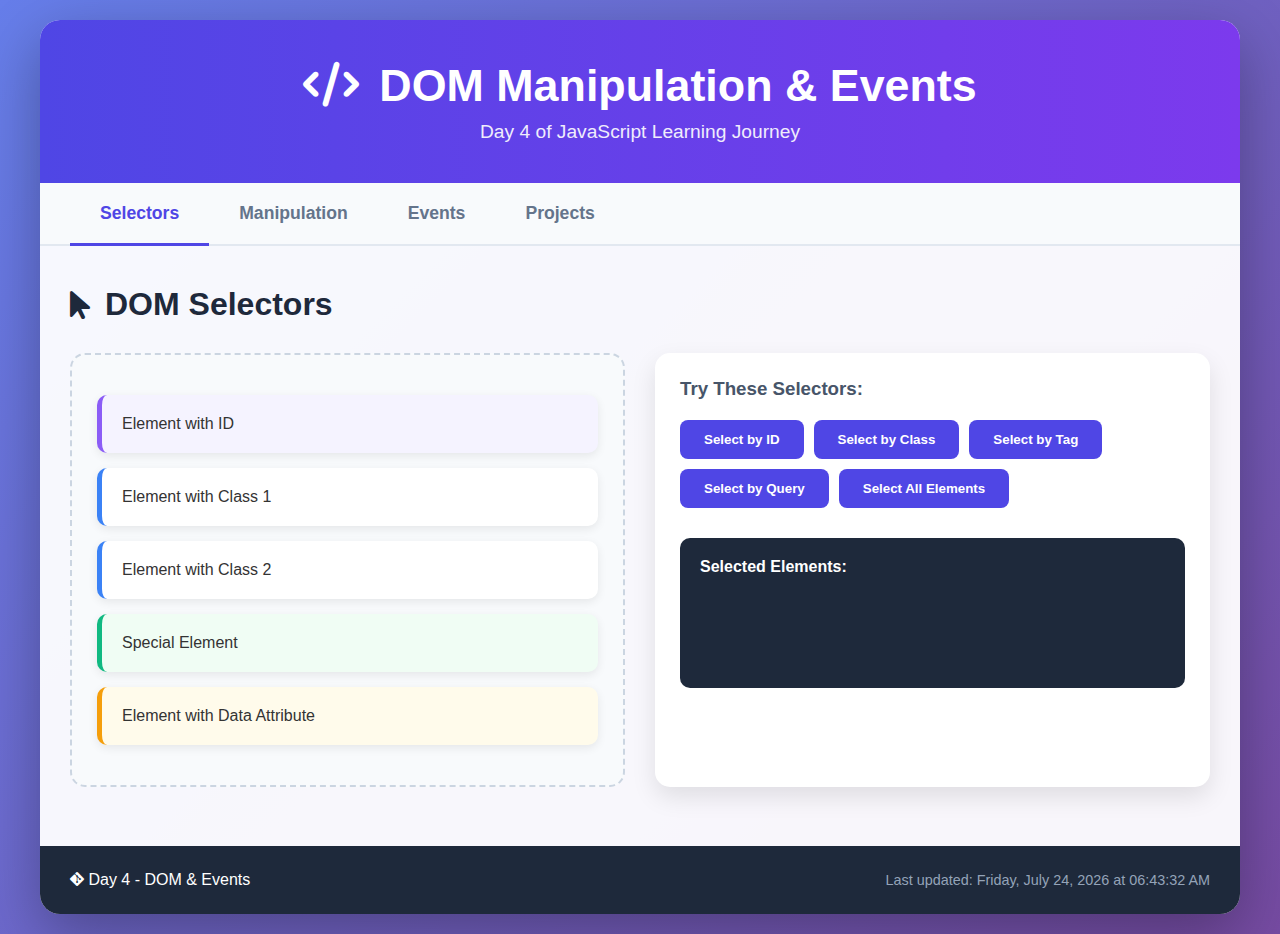
<file: day4/index.html>
<!DOCTYPE html>
<html lang="en">
<head>
    <meta charset="UTF-8">
    <meta name="viewport" content="width=device-width, initial-scale=1.0">
    <title>Day 4 - DOM Manipulation & Events</title>
    <link rel="stylesheet" href="style.css">
    <link rel="stylesheet" href="https://cdnjs.cloudflare.com/ajax/libs/font-awesome/6.4.0/css/all.min.css">
</head>
<body>
    <div class="container">
        <header>
            <h1><i class="fas fa-code"></i> DOM Manipulation & Events</h1>
            <p class="subtitle">Day 4 of JavaScript Learning Journey</p>
        </header>

        <nav class="tabs">
            <button class="tab active" data-tab="selectors">Selectors</button>
            <button class="tab" data-tab="manipulation">Manipulation</button>
            <button class="tab" data-tab="events">Events</button>
            <button class="tab" data-tab="projects">Projects</button>
        </nav>

        <main>
            <!-- TAB 1: SELECTORS -->
            <section id="selectors" class="tab-content active">
                <h2><i class="fas fa-mouse-pointer"></i> DOM Selectors</h2>
                
                <div class="demo-area">
                    <div class="element-list">
                        <div class="element" id="uniqueElement">Element with ID</div>
                        <div class="element">Element with Class 1</div>
                        <div class="element">Element with Class 2</div>
                        <div class="element special">Special Element</div>
                        <div class="element" data-custom="value">Element with Data Attribute</div>
                    </div>

                    <div class="controls">
                        <h3>Try These Selectors:</h3>
                        <div class="buttons">
                            <button onclick="selectById()">Select by ID</button>
                            <button onclick="selectByClass()">Select by Class</button>
                            <button onclick="selectByTag()">Select by Tag</button>
                            <button onclick="selectByQuery()">Select by Query</button>
                            <button onclick="selectAll()">Select All Elements</button>
                        </div>
                        
                        <div class="output">
                            <h4>Selected Elements:</h4>
                            <div id="selectorOutput"></div>
                        </div>
                    </div>
                </div>
            </section>

            <!-- TAB 2: MANIPULATION -->
            <section id="manipulation" class="tab-content">
                <h2><i class="fas fa-edit"></i> DOM Manipulation</h2>
                
                <div class="demo-area">
                    <div class="playground" id="manipulationPlayground">
                        <div class="box" id="box1">Box 1</div>
                        <div class="box" id="box2">Box 2</div>
                        <div class="box" id="box3">Box 3</div>
                    </div>

                    <div class="controls">
                        <h3>Manipulation Tools:</h3>
                        <div class="manipulation-controls">
                            <div class="control-group">
                                <label>Content:</label>
                                <input type="text" id="contentInput" placeholder="New content...">
                                <button onclick="changeContent()">Change Content</button>
                            </div>
                            
                            <div class="control-group">
                                <label>Style:</label>
                                <select id="styleSelect">
                                    <option value="color: red">Red Text</option>
                                    <option value="background: blue; color: white">Blue Background</option>
                                    <option value="transform: rotate(10deg)">Rotate 10°</option>
                                    <option value="border: 3px solid green">Green Border</option>
                                </select>
                                <button onclick="applyStyle()">Apply Style</button>
                            </div>
                            
                            <div class="control-group">
                                <label>Classes:</label>
                                <button onclick="addClass()">Add 'highlight' Class</button>
                                <button onclick="removeClass()">Remove 'highlight'</button>
                                <button onclick="toggleClass()">Toggle 'highlight'</button>
                            </div>
                            
                            <div class="control-group">
                                <label>Structure:</label>
                                <button onclick="createElement()">Create New Element</button>
                                <button onclick="removeElement()">Remove Element</button>
                                <button onclick="cloneElement()">Clone Element</button>
                            </div>
                        </div>
                    </div>
                </div>
            </section>

            <!-- TAB 3: EVENTS -->
            <section id="events" class="tab-content">
                <h2><i class="fas fa-bolt"></i> Event Handling</h2>
                
                <div class="demo-area">
                    <div class="event-playground">
                        <div class="event-box" id="clickBox">
                            Click Me!
                            <div class="event-counter">Clicks: <span>0</span></div>
                        </div>
                        
                        <div class="event-box" id="mouseBox">
                            Hover Over Me!
                            <div class="event-counter">Hovers: <span>0</span></div>
                        </div>
                        
                        <div class="event-box" id="keyBox">
                            Focus and Type!
                            <input type="text" placeholder="Type something...">
                            <div class="event-counter">Keys Pressed: <span>0</span></div>
                        </div>
                        
                        <div class="event-box" id="formBox">
                            <form id="demoForm">
                                <input type="text" placeholder="Enter name" required>
                                <input type="email" placeholder="Enter email" required>
                                <button type="submit">Submit</button>
                            </form>
                            <div class="event-counter">Submissions: <span>0</span></div>
                        </div>
                    </div>

                    <div class="event-log">
                        <h3>Event Log:</h3>
                        <div id="eventLog"></div>
                        <button onclick="clearEventLog()">Clear Log</button>
                    </div>
                </div>
            </section>

            <!-- TAB 4: PROJECTS -->
            <section id="projects" class="tab-content">
                <h2><i class="fas fa-rocket"></i> Mini Projects</h2>
                
                <div class="projects-grid">
                    <!-- PROJECT 1: TODO LIST -->
                    <div class="project-card">
                        <h3><i class="fas fa-tasks"></i> Todo List</h3>
                        <div class="todo-app">
                            <div class="todo-input">
                                <input type="text" id="todoInput" placeholder="Add a new task...">
                                <button onclick="addTodo()"><i class="fas fa-plus"></i></button>
                            </div>
                            <ul id="todoList">
                                <!-- Todos will be added here -->
                            </ul>
                            <div class="todo-stats">
                                <span>Total: <span id="totalTodos">0</span></span>
                                <span>Completed: <span id="completedTodos">0</span></span>
                            </div>
                        </div>
                    </div>

                    <!-- PROJECT 2: COLOR PICKER -->
                    <div class="project-card">
                        <h3><i class="fas fa-palette"></i> Color Picker</h3>
                        <div class="color-picker">
                            <div class="color-controls">
                                <label>Red: <input type="range" id="redRange" min="0" max="255" value="120"></label>
                                <label>Green: <input type="range" id="greenRange" min="0" max="255" value="80"></label>
                                <label>Blue: <input type="range" id="blueRange" min="0" max="255" value="200"></label>
                            </div>
                            <div class="color-display" id="colorDisplay">
                                <div class="color-box"></div>
                                <div class="color-value">RGB(120, 80, 200)</div>
                            </div>
                            <div class="color-presets">
                                <button class="color-preset" style="background: #ff6b6b;" data-color="#ff6b6b"></button>
                                <button class="color-preset" style="background: #4ecdc4;" data-color="#4ecdc4"></button>
                                <button class="color-preset" style="background: #ffe66d;" data-color="#ffe66d"></button>
                                <button class="color-preset" style="background: #1a535c;" data-color="#1a535c"></button>
                            </div>
                        </div>
                    </div>

                    <!-- PROJECT 3: COUNTER APP -->
                    <div class="project-card">
                        <h3><i class="fas fa-calculator"></i> Counter App</h3>
                        <div class="counter-app">
                            <div class="counter-display" id="counterValue">0</div>
                            <div class="counter-controls">
                                <button onclick="decrementCounter()"><i class="fas fa-minus"></i></button>
                                <button onclick="resetCounter()"><i class="fas fa-redo"></i></button>
                                <button onclick="incrementCounter()"><i class="fas fa-plus"></i></button>
                            </div>
                            <div class="counter-options">
                                <label>
                                    <input type="checkbox" id="negativeAllowed"> Allow Negative
                                </label>
                                <label>
                                    Step: <input type="number" id="stepValue" value="1" min="1" max="10">
                                </label>
                            </div>
                            <div class="counter-history">
                                <h4>History:</h4>
                                <div id="counterHistory"></div>
                            </div>
                        </div>
                    </div>
                </div>
            </section>
        </main>

        <footer>
            <div class="git-info">
                <p><i class="fab fa-git-alt"></i> Day 4 - DOM & Events</p>
                <p class="timestamp" id="lastUpdated">Last updated: <span>Just now</span></p>
            </div>
        </footer>
    </div>

    <script src="script.js"></script>
</body>
</html>
</file>
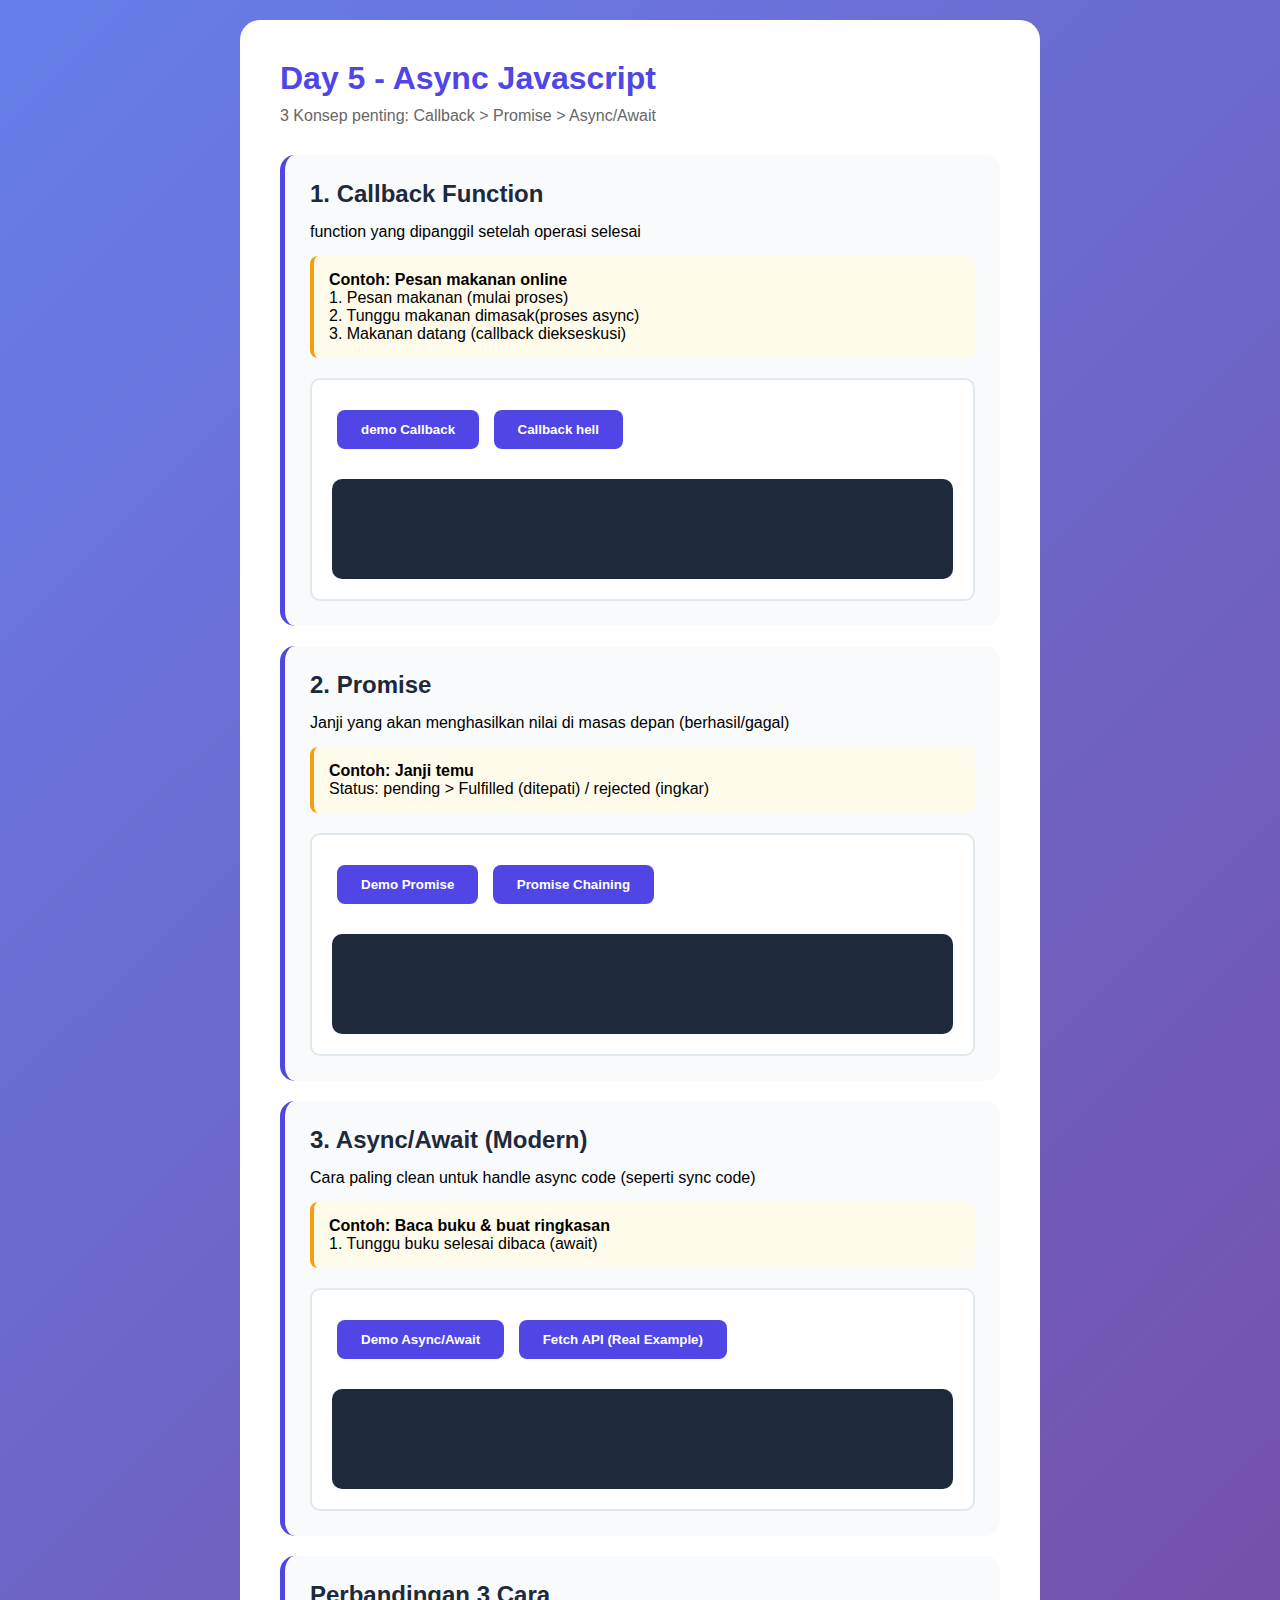
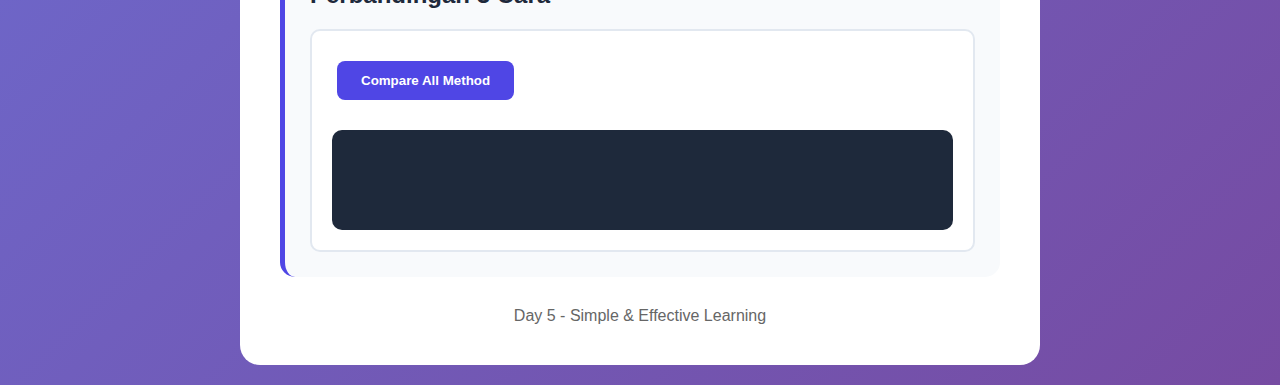
<file: day5/index.html>
<!DOCTYPE html>
<html lang="en">
<head>
    <meta charset="UTF-8">
    <meta name="viewport" content="width=device-width, initial-scale=1.0">
    <title>Day 5 - Async Javascript</title>
    <style>
        * {
            margin: 0;
            padding: 0;
            box-sizing: border-box;
            font-family: 'Segoe UI', Tahoma, Geneva, Verdana, sans-serif;
        }

        body {
            background: linear-gradient(135deg, #667eea 0%, #764ba2 100%);
            min-height: 100vh;
            padding: 20px;
            display: flex;
            justify-content: center;
            align-items: center;
        }

        .container {
            background: white;
            border-radius: 20px;
            padding: 40px;
            max-width: 800px;
            width: 100%;
            box-shadow: 0 20px 40px rgb(0,0,0,0,1);
        }

        h1 {
            color: #4f46e5;
            margin-bottom: 10px;
            display: flex;
            align-items: center;
            gap: 15px;
        }

        .subtitle {
            color: #666;
            margin-bottom: 30px;
        }

        .concept {
            background: #f8fafc;
            border-radius: 15px;
            padding: 25px;
            margin-bottom: 20px;
            border-left: 5px solid #4f46e5;
        }

        h2 {
            color: #1e293b;
            margin-bottom: 15px;
        }

        .demo-area {
            background: white;
            border: 2px solid #e2e8f0;
            border-radius: 10px;
            padding: 20px;
            margin-top: 20px;
        }

        button {
            background: #4f46e5;
            color: white;
            border: none;
            padding: 12px 24px;
            border-radius: 8px;
            cursor: pointer;
            font-weight: bold;
            margin: 10px 5px;
            transition: all 0.3s;
        }

        button:hover {
            background: #4338ca;
            transform: translateY(-2px);
        }

        .output {
            background: #1e293b;
            color: #10b981;
            padding: 20px;
            border-radius: 10px;
            margin-top: 20px;
            font-family: 'Courier New', monospace;
            min-height: 100px;
            white-space: pre-wrap;
        }

        .step {
            background: #fffbeb;
            padding: 15px;
            border-radius: 8px;
            margin: 15px 0;
            border-left: 4px solid #f59e0b;
        }

        .success { color: #10b981; }
        .error { color: #ef4444; }
        .loading { color: #3b82f6; }
    </style>
</head>
<body>
    <div class="container">
        <h1>Day 5 - Async Javascript</h1>
        <p class="subtitle">3 Konsep penting: Callback > Promise > Async/Await</p>
        <!-- CONCEPT 1: CALLBACK -->
        <div class="concept">
            <h2>1. Callback Function</h2>
            <p>function yang dipanggil setelah operasi selesai</p>
            <div class="step">
                <strong>Contoh: Pesan makanan online</strong>
                <p>1. Pesan makanan (mulai proses)<br>
                2. Tunggu makanan dimasak(proses async)<br>
                3. Makanan datang (callback diekseskusi)</p>
            </div>

            <div class="demo-area">
                <button onclick="demoCallback()">demo Callback</button>
                <button onclick="demoCallbackHell()">Callback hell</button>
                <div class="output" id="callbackOutput"></div>
            </div>
        </div>

        <!-- CONCEPT 2: PROMISE -->
        <div class="concept">
            <h2>2. Promise</h2>
            <p>Janji yang akan menghasilkan nilai di masas depan (berhasil/gagal)</p>
            <div class="step">
                <strong>Contoh: Janji temu</strong>
                <p>Status: pending > Fulfilled (ditepati) / rejected (ingkar)</p>
            </div>
            <div class="demo-area">
                <button onclick="demoPromise()">Demo Promise</button>
                <button onclick="demoPromiseChaining()">Promise Chaining</button>
                <div class="output" id="promiseOutput"></div>
            </div>
        </div>

        <!-- CONCEPT 3: ASYNC/AWAIT -->
        <div class="concept">
            <h2>3. Async/Await (Modern)</h2>
            <p>Cara paling clean untuk handle async code (seperti sync code)</p>
            <div class="step">
                <strong>Contoh: Baca buku & buat ringkasan</strong>
                <p>1. Tunggu buku selesai dibaca (await)</p>
            </div>
            <div class="demo-area">
                <button onclick="demoAsyncAwait()">Demo Async/Await</button>
                <button onclick="demoFetchAPI()">Fetch API (Real Example)</button>
                <div class="output" id="asyncOutput"></div>
            </div>
        </div>
        <!-- COMPARISON -->
        <div class="concept">
            <h2>Perbandingan 3 Cara</h2>
            <div class="demo-area">
                <button onclick="compareAll()">Compare All Method</button>
                <div class="output" id="compareOutput"></div>
            </div>
        </div>
        <footer style="margin-top: 30px; text-align: center; color: #666;">
                <p>Day 5 - Simple & Effective Learning</p>
        </footer>
    </div>

    <script src="script.js"></script>
</body>
</html>
</file>
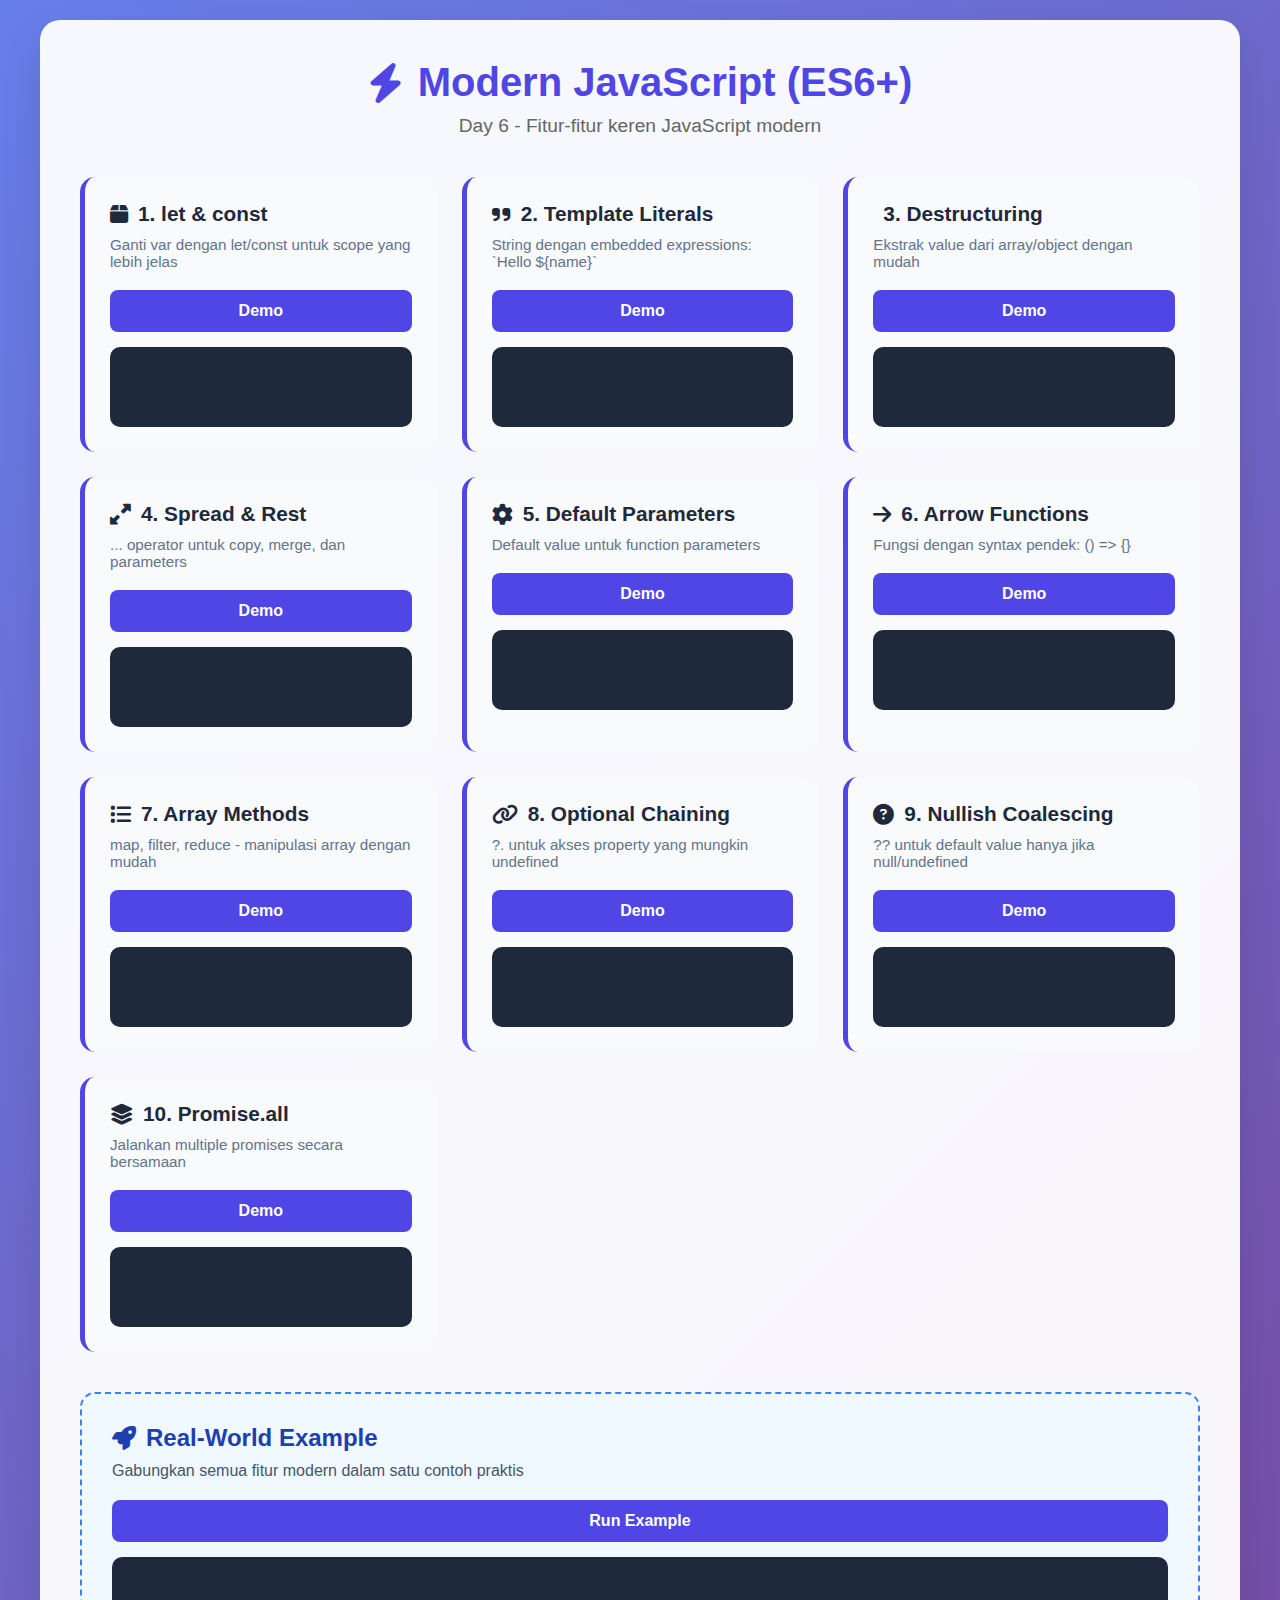
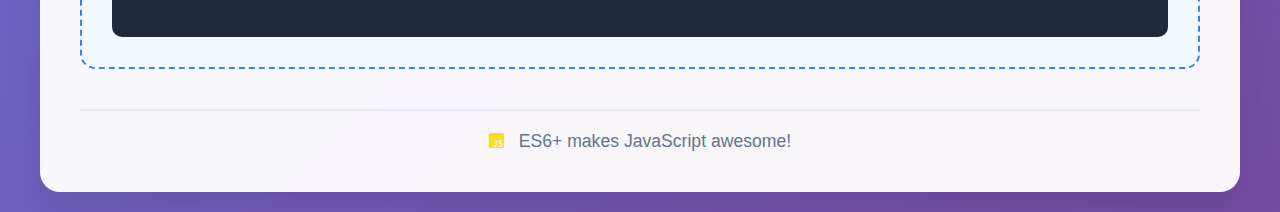
<file: day6/index.html>
<!DOCTYPE html>
<html lang="en">
<head>
    <meta charset="UTF-8">
    <meta name="viewport" content="width=device-width, initial-scale=1.0">
    <title>Day 6 - Modern JavaScript (ES6+)</title>
    <link rel="stylesheet" href="style.css">
    <link rel="stylesheet" href="https://cdnjs.cloudflare.com/ajax/libs/font-awesome/6.4.0/css/all.min.css">
</head>
<body>
    <div class="container">
        <header>
            <h1><i class="fas fa-bolt"></i> Modern JavaScript (ES6+)</h1>
            <p class="subtitle">Day 6 - Fitur-fitur keren JavaScript modern</p>
        </header>

        <div class="grid">
            <!-- VARIABLES -->
            <div class="card">
                <h2><i class="fas fa-box"></i> 1. let & const</h2>
                <p>Ganti var dengan let/const untuk scope yang lebih jelas</p>
                <button onclick="demoLetConst()">Demo</button>
                <div class="output" id="output1"></div>
            </div>

            <!-- TEMPLATE LITERALS -->
            <div class="card">
                <h2><i class="fas fa-quote-right"></i> 2. Template Literals</h2>
                <p>String dengan embedded expressions: `Hello ${name}`</p>
                <button onclick="demoTemplateLiterals()">Demo</button>
                <div class="output" id="output2"></div>
            </div>

            <!-- DESTRUCTURING -->
            <div class="card">
                <h2><i class="fas fa-unpack"></i> 3. Destructuring</h2>
                <p>Ekstrak value dari array/object dengan mudah</p>
                <button onclick="demoDestructuring()">Demo</button>
                <div class="output" id="output3"></div>
            </div>

            <!-- SPREAD & REST -->
            <div class="card">
                <h2><i class="fas fa-expand-alt"></i> 4. Spread & Rest</h2>
                <p>... operator untuk copy, merge, dan parameters</p>
                <button onclick="demoSpreadRest()">Demo</button>
                <div class="output" id="output4"></div>
            </div>

            <!-- DEFAULT PARAMETERS -->
            <div class="card">
                <h2><i class="fas fa-cog"></i> 5. Default Parameters</h2>
                <p>Default value untuk function parameters</p>
                <button onclick="demoDefaultParams()">Demo</button>
                <div class="output" id="output5"></div>
            </div>

            <!-- ARROW FUNCTIONS -->
            <div class="card">
                <h2><i class="fas fa-arrow-right"></i> 6. Arrow Functions</h2>
                <p>Fungsi dengan syntax pendek: () => {}</p>
                <button onclick="demoArrowFunctions()">Demo</button>
                <div class="output" id="output6"></div>
            </div>

            <!-- ARRAY METHODS -->
            <div class="card">
                <h2><i class="fas fa-list"></i> 7. Array Methods</h2>
                <p>map, filter, reduce - manipulasi array dengan mudah</p>
                <button onclick="demoArrayMethods()">Demo</button>
                <div class="output" id="output7"></div>
            </div>

            <!-- OPTIONAL CHAINING -->
            <div class="card">
                <h2><i class="fas fa-link"></i> 8. Optional Chaining</h2>
                <p>?. untuk akses property yang mungkin undefined</p>
                <button onclick="demoOptionalChaining()">Demo</button>
                <div class="output" id="output8"></div>
            </div>

            <!-- NULLISH COALESCING -->
            <div class="card">
                <h2><i class="fas fa-question-circle"></i> 9. Nullish Coalescing</h2>
                <p>?? untuk default value hanya jika null/undefined</p>
                <button onclick="demoNullishCoalescing()">Demo</button>
                <div class="output" id="output9"></div>
            </div>

            <!-- PROMISE.ALL -->
            <div class="card">
                <h2><i class="fas fa-layer-group"></i> 10. Promise.all</h2>
                <p>Jalankan multiple promises secara bersamaan</p>
                <button onclick="demoPromiseAll()">Demo</button>
                <div class="output" id="output10"></div>
            </div>
        </div>

        <!-- REAL-WORLD EXAMPLE -->
        <div class="example">
            <h2><i class="fas fa-rocket"></i> Real-World Example</h2>
            <p>Gabungkan semua fitur modern dalam satu contoh praktis</p>
            <button onclick="realWorldExample()">Run Example</button>
            <div class="output" id="realWorldOutput"></div>
        </div>

        <footer>
            <p><i class="fab fa-js-square"></i> ES6+ makes JavaScript awesome!</p>
        </footer>
    </div>

    <script src="script.js"></script>
</body>
</html>
</file>
<file: day4/style.css>
/* Day 4 - DOM Manipulation & Events */
/* Modern, clean styling for interactive demos */

* {
    margin: 0;
    padding: 0;
    box-sizing: border-box;
    font-family: 'Segoe UI', Tahoma, Geneva, Verdana, sans-serif;
}

body {
    background: linear-gradient(135deg, #667eea 0%, #764ba2 100%);
    min-height: 100vh;
    padding: 20px;
    color: #333;
}

.container {
    max-width: 1200px;
    margin: 0 auto;
    background: rgba(255, 255, 255, 0.95);
    border-radius: 20px;
    box-shadow: 0 20px 60px rgba(0, 0, 0, 0.3);
    overflow: hidden;
}

/* HEADER */
header {
    background: linear-gradient(to right, #4f46e5, #7c3aed);
    color: white;
    padding: 40px 30px;
    text-align: center;
}

header h1 {
    font-size: 2.8rem;
    margin-bottom: 10px;
    display: flex;
    align-items: center;
    justify-content: center;
    gap: 20px;
}

.subtitle {
    font-size: 1.2rem;
    opacity: 0.9;
    font-weight: 300;
}

/* TABS NAVIGATION */
.tabs {
    display: flex;
    background: #f8fafc;
    border-bottom: 2px solid #e2e8f0;
    padding: 0 30px;
}

.tab {
    padding: 20px 30px;
    border: none;
    background: none;
    font-size: 1.1rem;
    font-weight: 600;
    color: #64748b;
    cursor: pointer;
    position: relative;
    transition: all 0.3s;
}

.tab:hover {
    color: #4f46e5;
    background: #f1f5f9;
}

.tab.active {
    color: #4f46e5;
}

.tab.active::after {
    content: '';
    position: absolute;
    bottom: -2px;
    left: 0;
    right: 0;
    height: 3px;
    background: #4f46e5;
}

/* MAIN CONTENT */
main {
    padding: 40px 30px;
    min-height: 600px;
}

.tab-content {
    display: none;
    animation: fadeIn 0.5s ease;
}

.tab-content.active {
    display: block;
}

@keyframes fadeIn {
    from { opacity: 0; transform: translateY(10px); }
    to { opacity: 1; transform: translateY(0); }
}

h2 {
    color: #1e293b;
    margin-bottom: 30px;
    display: flex;
    align-items: center;
    gap: 15px;
    font-size: 2rem;
}

/* DEMO AREAS */
.demo-area {
    display: grid;
    grid-template-columns: 1fr 1fr;
    gap: 30px;
    margin-top: 30px;
}

@media (max-width: 768px) {
    .demo-area {
        grid-template-columns: 1fr;
    }
}

/* SELECTORS TAB */
.element-list {
    background: #f8fafc;
    border-radius: 15px;
    padding: 25px;
    border: 2px dashed #cbd5e1;
}

.element {
    background: white;
    padding: 20px;
    margin: 15px 0;
    border-radius: 10px;
    border-left: 5px solid #3b82f6;
    box-shadow: 0 3px 10px rgba(0, 0, 0, 0.08);
    transition: transform 0.2s;
}

.element:hover {
    transform: translateX(5px);
}

.element.special {
    border-left-color: #10b981;
    background: #f0fdf4;
}

.element[data-custom] {
    border-left-color: #f59e0b;
    background: #fffbeb;
}

#uniqueElement {
    border-left-color: #8b5cf6;
    background: #f5f3ff;
}

.controls {
    background: white;
    border-radius: 15px;
    padding: 25px;
    box-shadow: 0 10px 25px rgba(0, 0, 0, 0.1);
}

.controls h3 {
    margin-bottom: 20px;
    color: #475569;
}

.buttons {
    display: flex;
    flex-wrap: wrap;
    gap: 10px;
    margin-bottom: 30px;
}

button {
    padding: 12px 24px;
    background: #4f46e5;
    color: white;
    border: none;
    border-radius: 8px;
    cursor: pointer;
    font-weight: 600;
    transition: all 0.2s;
}

button:hover {
    background: #4338ca;
    transform: translateY(-2px);
    box-shadow: 0 5px 15px rgba(79, 70, 229, 0.3);
}

button:active {
    transform: translateY(0);
}

.output {
    background: #1e293b;
    color: white;
    padding: 20px;
    border-radius: 10px;
    margin-top: 20px;
    min-height: 150px;
}

#selectorOutput {
    font-family: 'Courier New', monospace;
    color: #10b981;
    margin-top: 10px;
}

/* MANIPULATION TAB */
.playground {
    background: #f8fafc;
    border-radius: 15px;
    padding: 30px;
    display: flex;
    flex-wrap: wrap;
    gap: 20px;
    align-items: center;
    justify-content: center;
    min-height: 300px;
}

.box {
    width: 150px;
    height: 150px;
    background: #3b82f6;
    color: white;
    display: flex;
    align-items: center;
    justify-content: center;
    border-radius: 10px;
    font-weight: bold;
    font-size: 1.2rem;
    transition: all 0.3s;
}

.box.highlight {
    background: #f59e0b;
    transform: scale(1.1);
    box-shadow: 0 10px 25px rgba(245, 158, 11, 0.3);
}

.manipulation-controls {
    display: flex;
    flex-direction: column;
    gap: 25px;
}

.control-group {
    background: #f1f5f9;
    padding: 20px;
    border-radius: 10px;
}

.control-group label {
    display: block;
    margin-bottom: 10px;
    font-weight: 600;
    color: #475569;
}

input, select {
    width: 100%;
    padding: 12px;
    margin-bottom: 10px;
    border: 2px solid #cbd5e1;
    border-radius: 8px;
    font-size: 1rem;
}

input:focus, select:focus {
    outline: none;
    border-color: #4f46e5;
}

/* EVENTS TAB */
.event-playground {
    display: grid;
    grid-template-columns: repeat(2, 1fr);
    gap: 20px;
}

.event-box {
    background: white;
    border-radius: 15px;
    padding: 25px;
    text-align: center;
    border: 3px solid transparent;
    transition: all 0.3s;
    cursor: pointer;
    position: relative;
}

.event-box:hover {
    border-color: #3b82f6;
    transform: translateY(-5px);
    box-shadow: 0 15px 30px rgba(0, 0, 0, 0.1);
}

#clickBox {
    background: linear-gradient(135deg, #667eea 0%, #764ba2 100%);
    color: white;
}

#mouseBox {
    background: linear-gradient(135deg, #f093fb 0%, #f5576c 100%);
    color: white;
}

#keyBox {
    background: linear-gradient(135deg, #4facfe 0%, #00f2fe 100%);
    color: white;
}

#formBox {
    background: linear-gradient(135deg, #43e97b 0%, #38f9d7 100%);
    color: white;
}

.event-box input {
    margin-top: 15px;
    width: 100%;
    padding: 10px;
    border-radius: 5px;
    border: none;
    background: rgba(255, 255, 255, 0.9);
}

.event-counter {
    margin-top: 15px;
    font-size: 0.9rem;
    opacity: 0.9;
}

.event-log {
    background: #1e293b;
    color: white;
    padding: 25px;
    border-radius: 15px;
    margin-top: 30px;
    max-height: 300px;
    overflow-y: auto;
}

#eventLog {
    font-family: 'Courier New', monospace;
    margin: 15px 0;
    color: #10b981;
}

/* PROJECTS TAB */
.projects-grid {
    display: grid;
    grid-template-columns: repeat(auto-fit, minmax(350px, 1fr));
    gap: 30px;
    margin-top: 30px;
}

.project-card {
    background: white;
    border-radius: 15px;
    padding: 30px;
    box-shadow: 0 10px 30px rgba(0, 0, 0, 0.1);
    transition: transform 0.3s;
}

.project-card:hover {
    transform: translateY(-10px);
}

.project-card h3 {
    margin-bottom: 25px;
    color: #4f46e5;
    display: flex;
    align-items: center;
    gap: 10px;
}

/* Todo List */
.todo-input {
    display: flex;
    gap: 10px;
    margin-bottom: 20px;
}

.todo-input input {
    flex: 1;
    padding: 12px;
    border: 2px solid #cbd5e1;
    border-radius: 8px;
}

#todoList {
    list-style: none;
    max-height: 300px;
    overflow-y: auto;
}

#todoList li {
    background: #f8fafc;
    padding: 15px;
    margin: 10px 0;
    border-radius: 8px;
    display: flex;
    justify-content: space-between;
    align-items: center;
    border-left: 4px solid #3b82f6;
}

#todoList li.completed {
    opacity: 0.7;
    text-decoration: line-through;
    border-left-color: #10b981;
}

.todo-stats {
    display: flex;
    justify-content: space-between;
    margin-top: 20px;
    padding-top: 20px;
    border-top: 2px dashed #cbd5e1;
    color: #64748b;
    font-weight: 600;
}

/* Color Picker */
.color-controls {
    display: flex;
    flex-direction: column;
    gap: 15px;
    margin-bottom: 25px;
}

.color-controls label {
    display: flex;
    justify-content: space-between;
    align-items: center;
}

.color-display {
    text-align: center;
    margin: 25px 0;
}

.color-box {
    width: 100%;
    height: 150px;
    border-radius: 10px;
    margin-bottom: 15px;
    border: 3px solid #e2e8f0;
}

.color-value {
    font-family: 'Courier New', monospace;
    font-weight: bold;
    color: #475569;
}

.color-presets {
    display: flex;
    justify-content: center;
    gap: 15px;
    margin-top: 20px;
}

.color-preset {
    width: 40px;
    height: 40px;
    border-radius: 50%;
    border: 3px solid white;
    cursor: pointer;
    box-shadow: 0 3px 10px rgba(0, 0, 0, 0.2);
    transition: transform 0.2s;
}

.color-preset:hover {
    transform: scale(1.2);
}

/* Counter App */
.counter-app {
    text-align: center;
}

.counter-display {
    font-size: 4rem;
    font-weight: bold;
    color: #4f46e5;
    margin: 30px 0;
    text-shadow: 2px 2px 4px rgba(0, 0, 0, 0.1);
}

.counter-controls {
    display: flex;
    justify-content: center;
    gap: 20px;
    margin: 30px 0;
}

.counter-controls button {
    width: 60px;
    height: 60px;
    border-radius: 50%;
    font-size: 1.5rem;
    display: flex;
    align-items: center;
    justify-content: center;
}

.counter-options {
    display: flex;
    justify-content: space-between;
    margin-top: 25px;
    padding-top: 25px;
    border-top: 2px dashed #cbd5e1;
}

.counter-history {
    margin-top: 25px;
    padding-top: 25px;
    border-top: 2px dashed #cbd5e1;
}

#counterHistory {
    max-height: 150px;
    overflow-y: auto;
    margin-top: 15px;
}

/* FOOTER */
footer {
    background: #1e293b;
    color: white;
    padding: 25px 30px;
    text-align: center;
}

.git-info {
    display: flex;
    justify-content: space-between;
    align-items: center;
}

.timestamp {
    color: #94a3b8;
    font-size: 0.9rem;
}

/* UTILITY CLASSES */
.highlight {
    background: #fffbeb !important;
    border: 2px solid #f59e0b !important;
    animation: pulse 1s infinite;
}

@keyframes pulse {
    0% { box-shadow: 0 0 0 0 rgba(245, 158, 11, 0.4); }
    70% { box-shadow: 0 0 0 10px rgba(245, 158, 11, 0); }
    100% { box-shadow: 0 0 0 0 rgba(245, 158, 11, 0); }
}

/* RESPONSIVE */
@media (max-width: 768px) {
    header h1 {
        font-size: 2rem;
        flex-direction: column;
        gap: 10px;
    }
    
    .tabs {
        flex-direction: column;
        padding: 0;
    }
    
    .tab {
        padding: 15px;
        text-align: center;
    }
    
    .event-playground {
        grid-template-columns: 1fr;
    }
    
    .projects-grid {
        grid-template-columns: 1fr;
    }
    
    .git-info {
        flex-direction: column;
        gap: 15px;
    }
}
</file>
<file: day6/style.css>
/* Day 6 - Modern JavaScript Styling */

* {
    margin: 0;
    padding: 0;
    box-sizing: border-box;
    font-family: 'Segoe UI', Tahoma, Geneva, Verdana, sans-serif;
}

body {
    background: linear-gradient(135deg, #667eea 0%, #764ba2 100%);
    min-height: 100vh;
    padding: 20px;
}

.container {
    max-width: 1200px;
    margin: 0 auto;
    background: rgba(255, 255, 255, 0.95);
    border-radius: 20px;
    padding: 40px;
    box-shadow: 0 20px 40px rgba(0, 0, 0, 0.1);
}

/* HEADER */
header {
    text-align: center;
    margin-bottom: 40px;
}

h1 {
    color: #4f46e5;
    font-size: 2.5rem;
    margin-bottom: 10px;
    display: flex;
    align-items: center;
    justify-content: center;
    gap: 15px;
}

.subtitle {
    color: #666;
    font-size: 1.2rem;
}

/* GRID LAYOUT */
.grid {
    display: grid;
    grid-template-columns: repeat(auto-fit, minmax(300px, 1fr));
    gap: 25px;
    margin-bottom: 40px;
}

/* CARDS */
.card {
    background: #f8fafc;
    border-radius: 15px;
    padding: 25px;
    border-left: 5px solid #4f46e5;
    transition: transform 0.3s, box-shadow 0.3s;
}

.card:hover {
    transform: translateY(-5px);
    box-shadow: 0 10px 25px rgba(0, 0, 0, 0.1);
}

.card h2 {
    color: #1e293b;
    font-size: 1.3rem;
    margin-bottom: 10px;
    display: flex;
    align-items: center;
    gap: 10px;
}

.card p {
    color: #64748b;
    margin-bottom: 20px;
    font-size: 0.95rem;
}

/* BUTTONS */
button {
    background: #4f46e5;
    color: white;
    border: none;
    padding: 12px 24px;
    border-radius: 8px;
    cursor: pointer;
    font-weight: bold;
    font-size: 1rem;
    transition: all 0.3s;
    width: 100%;
    margin-bottom: 15px;
}

button:hover {
    background: #4338ca;
    transform: translateY(-2px);
}

/* OUTPUT AREAS */
.output {
    background: #1e293b;
    color: #10b981;
    padding: 15px;
    border-radius: 10px;
    font-family: 'Courier New', monospace;
    font-size: 0.9rem;
    min-height: 80px;
    white-space: pre-wrap;
    overflow-x: auto;
}

/* REAL WORLD EXAMPLE */
.example {
    background: #f0f9ff;
    border-radius: 15px;
    padding: 30px;
    margin: 40px 0;
    border: 2px dashed #3b82f6;
}

.example h2 {
    color: #1e40af;
    margin-bottom: 10px;
    display: flex;
    align-items: center;
    gap: 10px;
}

.example p {
    color: #475569;
    margin-bottom: 20px;
}

/* FOOTER */
footer {
    text-align: center;
    margin-top: 40px;
    padding-top: 20px;
    border-top: 2px solid #e2e8f0;
    color: #64748b;
    font-size: 1.1rem;
}

footer i {
    color: #f7df1e;
    margin-right: 10px;
}

/* RESPONSIVE */
@media (max-width: 768px) {
    .grid {
        grid-template-columns: 1fr;
    }
    
    h1 {
        font-size: 2rem;
        flex-direction: column;
    }
    
    .container {
        padding: 20px;
    }
}
</file>
